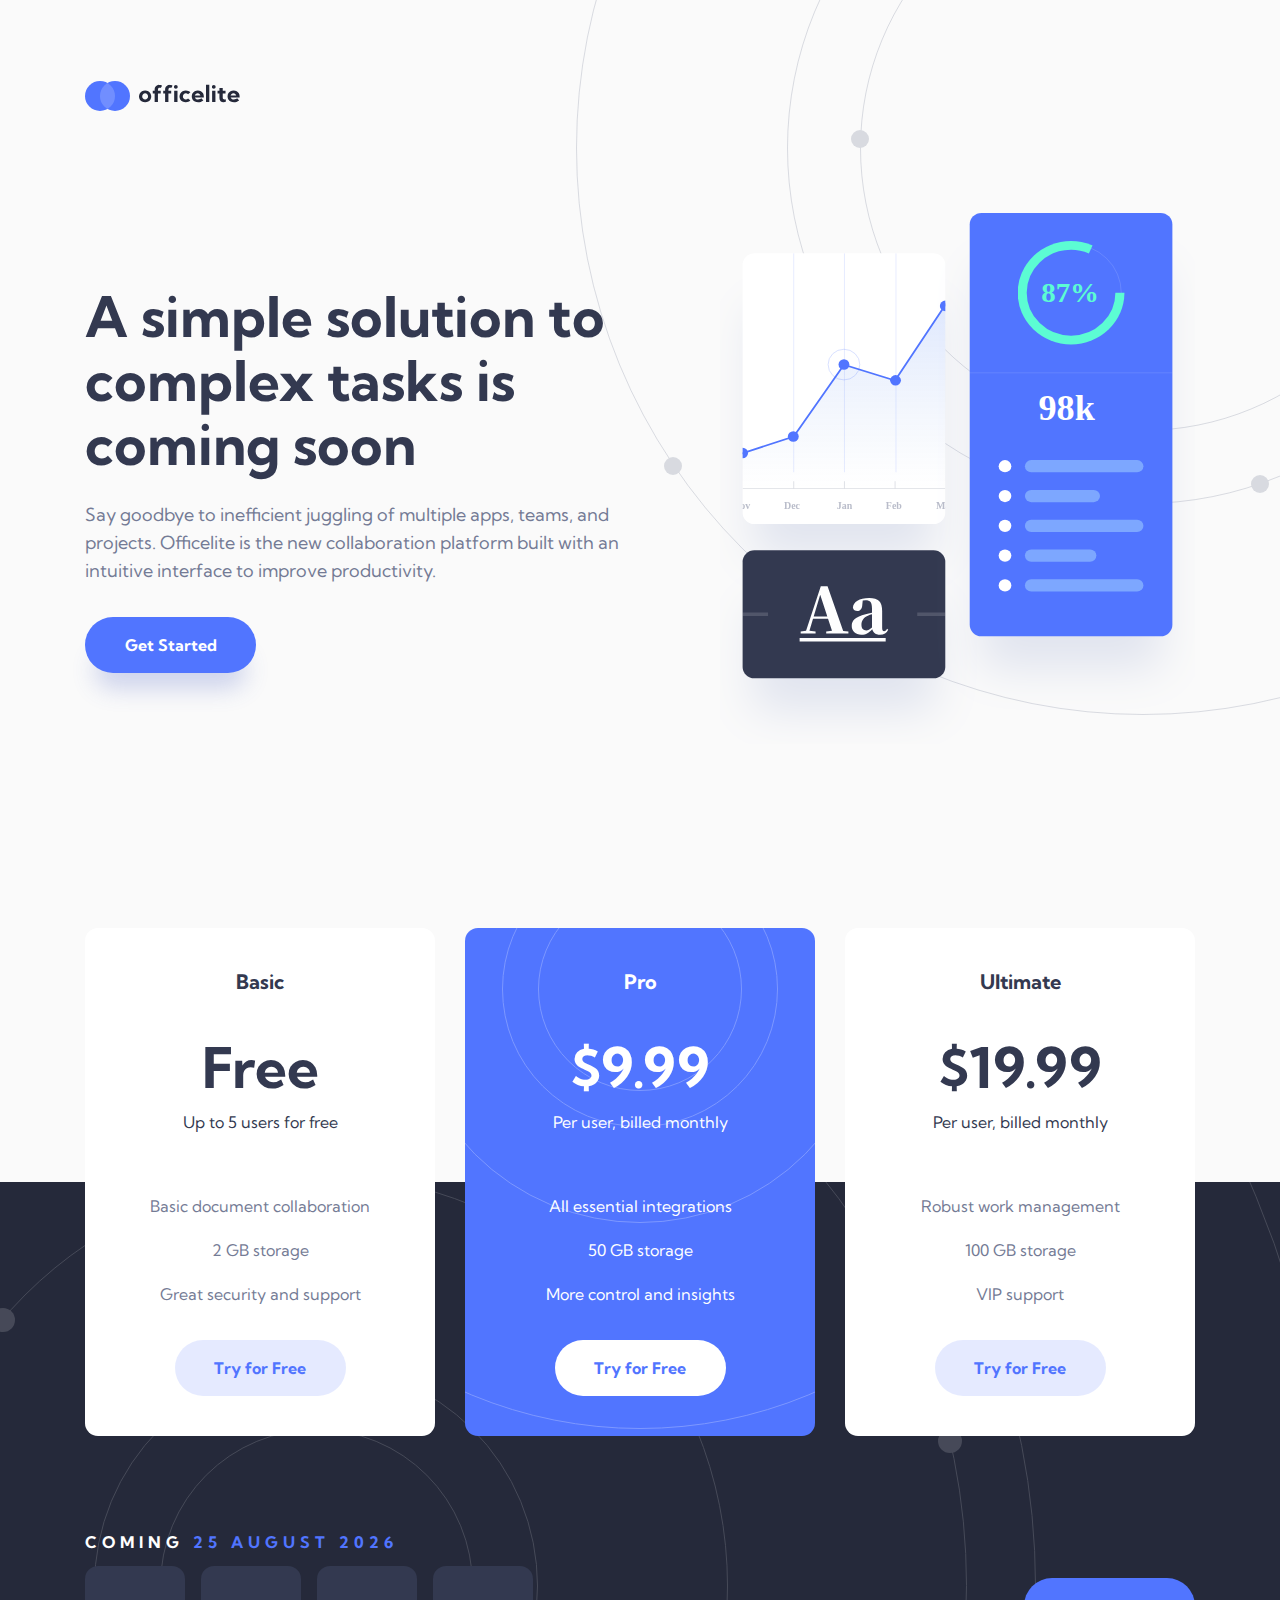
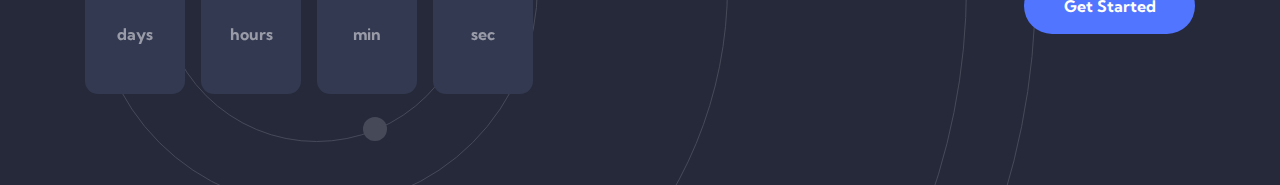
<file: index.html>
<!DOCTYPE html>
<html lang="en">
  <head>
    <meta charset="UTF-8" />
    <meta name="viewport" content="width=device-width, initial-scale=1.0" />

    <!-- Primary Meta Tags -->
    <title>Frontend Mentor | Officelite coming soon site</title>
    <meta
      name="title"
      content="Frontend Mentor | Officelite coming soon site"
    />
    <meta
      name="description"
      content="This is a solution to the Maker pre-launch landing page challenge on Frontend Mentor."
    />

    <!-- Open Graph / Facebook -->
    <meta property="og:type" content="website" />
    <meta
      property="og:url"
      content="https://miguelzaga.github.io/officelite-coming-soon-site/"
    />
    <meta
      property="og:title"
      content="Frontend Mentor | Officelite coming soon site"
    />
    <meta
      property="og:description"
      content="This is a solution to the Maker pre-launch landing page challenge on Frontend Mentor."
    />
    <meta
      property="og:image"
      content="https://miguelzaga.github.io/officelite-coming-soon-site/assets/meta-img.jpg"
    />

    <!-- Twitter -->
    <meta property="twitter:card" content="summary_large_image" />
    <meta
      property="twitter:url"
      content="https://miguelzaga.github.io/officelite-coming-soon-site/"
    />
    <meta
      property="twitter:title"
      content="Frontend Mentor | Officelite coming soon site"
    />
    <meta
      property="twitter:description"
      content="This is a solution to the Maker pre-launch landing page challenge on Frontend Mentor."
    />
    <meta property="twitter:image" content="./assets/meta-img.jpg" />

    <!-- Google Fonts -->
    <link rel="preconnect" href="https://fonts.googleapis.com" />
    <link rel="preconnect" href="https://fonts.gstatic.com" crossorigin />
    <link
      href="https://fonts.googleapis.com/css2?family=Kumbh+Sans:wght@400;700&display=swap"
      rel="stylesheet"
    />

    <!-- Stylesheet -->
    <link
      rel="icon"
      type="image/png"
      sizes="32x32"
      href="./assets/favicon-32x32.png"
    />
    <link rel="stylesheet" href="./stylesheets/css/style.css" />
  </head>
  <body>
    <div class="wrapper">
      <header class="header">
        <svg
          class="header__logo"
          width="155"
          height="30"
          xmlns="http://www.w3.org/2000/svg"
          xmlns:xlink="http://www.w3.org/1999/xlink"
        >
          <defs><circle id="a" cx="15" cy="15" r="15" /></defs>
          <g fill="none" fill-rule="evenodd">
            <g>
              <circle fill="#5175FF" cx="30" cy="15" r="15" />
              <mask id="b" fill="#fff"><use xlink:href="#a" /></mask>
              <use fill="#5175FF" xlink:href="#a" />
              <circle
                fill="#B4C4FF"
                opacity=".324"
                mask="url(#b)"
                cx="30"
                cy="15"
                r="15"
              />
            </g>
            <path
              d="M60.13 21.291c1.18 0 2.228-.254 3.147-.763a5.73 5.73 0 002.177-2.092c.533-.886.799-1.895.799-3.026 0-1.13-.266-2.139-.799-3.025a5.73 5.73 0 00-2.177-2.092c-.919-.51-1.968-.764-3.147-.764-1.18 0-2.23.255-3.154.764a5.72 5.72 0 00-2.182 2.092c-.533.886-.799 1.894-.799 3.025s.266 2.14.799 3.026a5.72 5.72 0 002.182 2.092c.923.509 1.974.763 3.154.763zm0-2.827c-.843 0-1.54-.29-2.09-.87-.552-.581-.828-1.31-.828-2.184 0-.874.276-1.602.827-2.182.551-.581 1.248-.871 2.09-.871.843 0 1.54.29 2.092.87.551.581.827 1.309.827 2.183 0 .875-.276 1.603-.827 2.183-.552.58-1.249.87-2.091.87zm12.82 2.601v-8.482h2.792V9.756H72.95V8.67c0-.671.151-1.167.454-1.487.303-.32.699-.481 1.189-.481.176 0 .371.026.586.08.214.052.417.158.609.316l1.275-2.296a5.744 5.744 0 00-1.51-.701 5.457 5.457 0 00-1.534-.226 4.65 4.65 0 00-2.16.514 4.064 4.064 0 00-1.608 1.487c-.406.649-.61 1.433-.61 2.353v1.527h-1.895v2.827h1.896v8.482h3.308zm10.466 0v-8.482h2.791V9.756h-2.791V8.67c0-.671.15-1.167.453-1.487.303-.32.7-.481 1.19-.481.176 0 .37.026.585.08.215.052.418.158.61.316l1.274-2.296a5.744 5.744 0 00-1.51-.701 5.457 5.457 0 00-1.534-.226 4.65 4.65 0 00-2.16.514 4.064 4.064 0 00-1.608 1.487c-.406.649-.609 1.433-.609 2.353v1.527h-1.895v2.827h1.895v8.482h3.309zm7.42-13.345c.552 0 .996-.166 1.333-.498.337-.331.506-.769.506-1.312s-.169-.98-.506-1.312c-.337-.331-.78-.497-1.332-.497s-.996.166-1.333.497c-.337.332-.505.77-.505 1.312 0 .543.168.98.505 1.312.337.332.781.498 1.333.498zm1.655 13.345V9.755h-3.309v11.31h3.309zm8.34.226c.911 0 1.756-.147 2.533-.44a5.946 5.946 0 002.005-1.234l-2.332-2.16c-.552.671-1.287 1.007-2.206 1.007-.842 0-1.54-.29-2.09-.87-.552-.581-.828-1.31-.828-2.184 0-.874.276-1.602.827-2.182.552-.581 1.249-.871 2.091-.871.92 0 1.654.335 2.206 1.006l2.332-2.16a5.946 5.946 0 00-2.005-1.233 7.102 7.102 0 00-2.533-.44c-1.218 0-2.303.254-3.257.763a5.846 5.846 0 00-2.257 2.092c-.551.886-.827 1.894-.827 3.025s.276 2.14.827 3.026a5.846 5.846 0 002.257 2.092c.954.509 2.04.763 3.257.763zm12.395 0c.797 0 1.63-.128 2.499-.384.87-.257 1.748-.728 2.636-1.414l-1.998-2.352a5.74 5.74 0 01-1.43.978c-.525.253-1.186.379-1.982.379-.743 0-1.392-.196-1.947-.588a2.972 2.972 0 01-1.143-1.527h8.96v-.984c0-1.138-.26-2.149-.781-3.03a5.632 5.632 0 00-2.131-2.082c-.9-.505-1.928-.758-3.085-.758-1.164 0-2.203.255-3.119.764a5.726 5.726 0 00-2.165 2.08c-.528.88-.793 1.88-.793 3.003 0 1.139.276 2.155.827 3.048.552.894 1.314 1.595 2.287 2.104.972.509 2.094.763 3.365.763zm2.195-6.718h-5.63c.161-.648.5-1.18 1.017-1.594.517-.415 1.128-.622 1.833-.622.696 0 1.294.203 1.792.61.497.408.827.943.988 1.606zm8.891 6.492V3.648h-3.308v17.417h3.308zM128.77 7.72c.552 0 .996-.166 1.333-.498.337-.331.505-.769.505-1.312s-.168-.98-.505-1.312c-.337-.331-.781-.497-1.333-.497-.551 0-.995.166-1.332.497-.337.332-.506.77-.506 1.312 0 .543.169.98.506 1.312.337.332.781.498 1.332.498zm1.655 13.345V9.755h-3.309v11.31h3.309zm8.248.226c.704 0 1.42-.14 2.148-.418v-2.67c-.421.174-.83.26-1.23.26-.535 0-.977-.152-1.326-.457-.348-.305-.523-.726-.523-1.261v-4.162h2.792V9.756h-2.792V6.928h-3.308v2.828h-1.896v2.827h1.896v4.535c0 1.342.366 2.373 1.097 3.093.731.72 1.779 1.08 3.142 1.08zm10.35 0c.797 0 1.63-.128 2.499-.384.87-.257 1.748-.728 2.636-1.414l-1.998-2.352a5.74 5.74 0 01-1.43.978c-.525.253-1.186.379-1.982.379-.743 0-1.392-.196-1.947-.588a2.972 2.972 0 01-1.144-1.527h8.961v-.984c0-1.138-.26-2.149-.781-3.03a5.632 5.632 0 00-2.131-2.082c-.9-.505-1.928-.758-3.085-.758-1.164 0-2.203.255-3.119.764a5.726 5.726 0 00-2.165 2.08c-.528.88-.793 1.88-.793 3.003 0 1.139.276 2.155.827 3.048.552.894 1.314 1.595 2.286 2.104.973.509 2.095.763 3.366.763zm2.195-6.718h-5.63c.161-.648.5-1.18 1.017-1.594.517-.415 1.128-.622 1.833-.622.696 0 1.294.203 1.792.61.497.408.827.943.988 1.606z"
              fill="#25293A"
              fill-rule="nonzero"
            />
          </g>
        </svg>

        <img
          src="./assets/home/bg-pattern-header.svg"
          alt=""
          class="header__bg"
        />
      </header>
      <main>
        <section class="home-content">
          <div class="home-content__main">
            <h1 class="home-content__title h1">
              A simple solution to complex tasks is coming soon
            </h1>
            <p class="home-content__description body-2">
              Say goodbye to inefficient juggling of multiple apps, teams, and
              projects. Officelite is the new collaboration platform built with
              an intuitive interface to improve productivity.
            </p>
            <a href="./sign-up.html" class="home-content__btn button-1"
              >Get Started</a
            >
          </div>
          <img
            src="./assets/home/illustration-charts.svg"
            alt=""
            class="home-content__charts"
          />
        </section>
        <div class="pricing">
          <article class="pricing__card card">
            <div class="pricing__content">
              <h2 class="pricing__title h2">Basic</h2>
              <p class="pricing__price"><b class="big">Free</b></p>
              <p class="pricing__description">Up to 5 users for free</p>
            </div>
            <ul class="pricing__list">
              <li class="pricing__list-li">Basic document collaboration</li>
              <li class="pricing__list-li">2 GB storage</li>
              <li class="pricing__list-li">Great security and support</li>
            </ul>

            <a href="./sign-up.html" class="pricing__btn button-2"
              >Try for Free</a
            >
          </article>
          <article class="pricing__card pricing__card--alt card">
            <div class="pricing__content">
              <h2 class="pricing__title h2">Pro</h2>
              <p class="pricing__price"><b class="big">$9.99 </b></p>
              <p class="pricing__description">Per user, billed monthly</p>
            </div>
            <ul class="pricing__list">
              <li class="pricing__list-li">All essential integrations</li>
              <li class="pricing__list-li">50 GB storage</li>
              <li class="pricing__list-li">More control and insights</li>
            </ul>
            <a href="./sign-up.html" class="pricing__btn button-3"
              >Try for Free</a
            >
            <img
              src="./assets/home/bg-pattern-pricing.svg"
              alt=""
              class="pricing__bg"
            />
          </article>
          <article class="pricing__card card">
            <div class="pricing__content">
              <h2 class="pricing__title h2">Ultimate</h2>
              <p class="pricing__price"><b class="big">$19.99</b></p>
              <p class="pricing__description">Per user, billed monthly</p>
            </div>
            <ul class="pricing__list">
              <li class="pricing__list-li">Robust work management</li>
              <li class="pricing__list-li">100 GB storage</li>
              <li class="pricing__list-li">VIP support</li>
            </ul>
            <a href="./sign-up.html" class="pricing__btn button-2"
              >Try for Free</a
            >
          </article>
        </div>
        <div id="countdown" class="countdown countdown--home">
          <div class="countdown__wrapper">
            <h2 class="countdown__title h3">
              Coming <span id="release-date" class="highlight"></span>
            </h2>
            <div class="countdown__container">
              <div class="countdown__card">
                <div class="countdown__number"></div>
                <span class="countdown__date">Days</span>
              </div>
              <div class="countdown__card">
                <div class="countdown__number"></div>
                <span class="countdown__date">Hours</span>
              </div>
              <div class="countdown__card">
                <div class="countdown__number"></div>
                <span class="countdown__date">Min</span>
              </div>
              <div class="countdown__card">
                <div class="countdown__number"></div>
                <span class="countdown__date">Sec</span>
              </div>
            </div>
          </div>
          <a href="./sign-up.html" class="countdown__btn button-1"
            >Get Started</a
          >
        </div>
        <footer class="footer-home">
          <img
            src="./assets/home/bg-pattern-footer.svg"
            alt=""
            class="footer-home__bg"
          />
        </footer>
      </main>
    </div>
    <script src="./scripts/countdown.js"></script>
  </body>
</html>
</file>
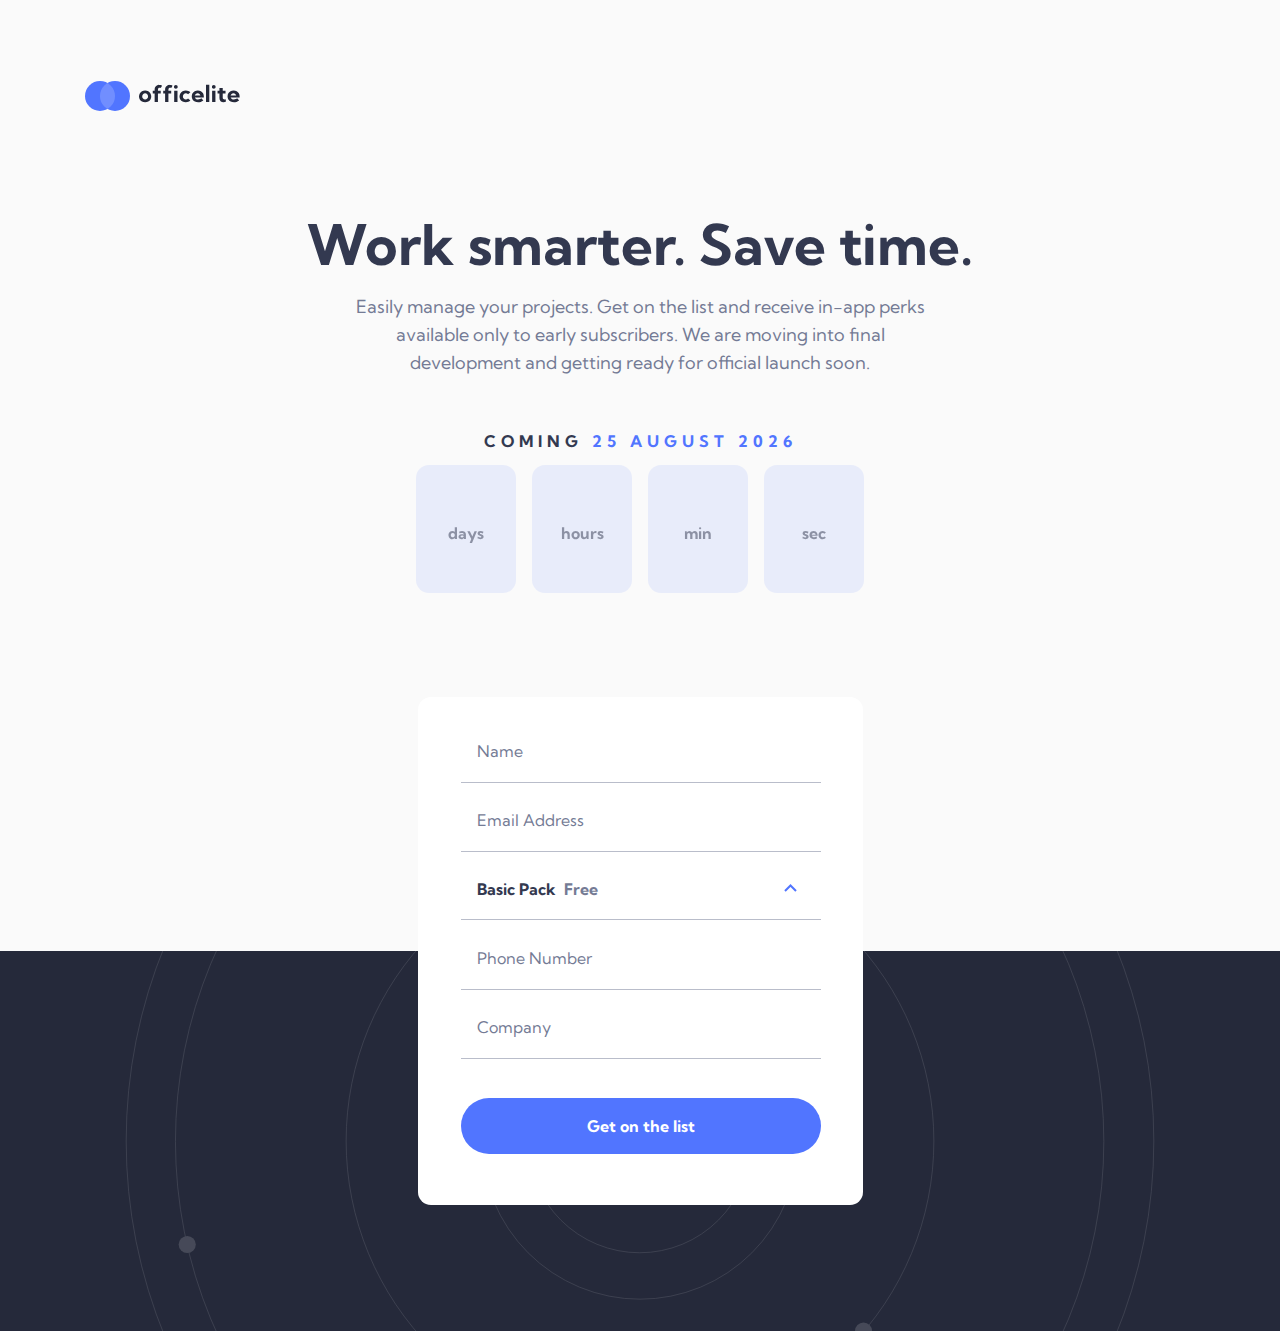
<file: sign-up.html>
<!DOCTYPE html>
<html lang="en">
  <head>
    <meta charset="UTF-8" />
    <meta name="viewport" content="width=device-width, initial-scale=1.0" />

    <!-- Primary Meta Tags -->
    <title>Frontend Mentor | Officelite coming soon site</title>
    <meta
      name="title"
      content="Frontend Mentor | Officelite coming soon site"
    />
    <meta
      name="description"
      content="This is a solution to the Maker pre-launch landing page challenge on Frontend Mentor."
    />

    <!-- Open Graph / Facebook -->
    <meta property="og:type" content="website" />
    <meta
      property="og:url"
      content="https://miguelzaga.github.io/officelite-coming-soon-site/"
    />
    <meta
      property="og:title"
      content="Frontend Mentor | Officelite coming soon site"
    />
    <meta
      property="og:description"
      content="This is a solution to the Maker pre-launch landing page challenge on Frontend Mentor."
    />
    <meta
      property="og:image"
      content="https://miguelzaga.github.io/officelite-coming-soon-site/assets/meta-img.jpg"
    />

    <!-- Twitter -->
    <meta property="twitter:card" content="summary_large_image" />
    <meta
      property="twitter:url"
      content="https://miguelzaga.github.io/officelite-coming-soon-site/"
    />
    <meta
      property="twitter:title"
      content="Frontend Mentor | Officelite coming soon site"
    />
    <meta
      property="twitter:description"
      content="This is a solution to the Maker pre-launch landing page challenge on Frontend Mentor."
    />
    <meta property="twitter:image" content="./assets/meta-img.jpg" />

    <!-- Google Fonts -->
    <link rel="preconnect" href="https://fonts.googleapis.com" />
    <link rel="preconnect" href="https://fonts.gstatic.com" crossorigin />
    <link
      href="https://fonts.googleapis.com/css2?family=Kumbh+Sans:wght@400;700&display=swap"
      rel="stylesheet"
    />

    <!-- Stylesheet -->
    <link
      rel="icon"
      type="image/png"
      sizes="32x32"
      href="./assets/favicon-32x32.png"
    />
    <link rel="stylesheet" href="./stylesheets/css/style.css" />
  </head>
  <body>
    <div class="wrapper wrapper--signup">
      <header class="header header--signup">
        <svg
          class="header__logo"
          width="155"
          height="30"
          xmlns="http://www.w3.org/2000/svg"
          xmlns:xlink="http://www.w3.org/1999/xlink"
        >
          <defs><circle id="a" cx="15" cy="15" r="15" /></defs>
          <g fill="none" fill-rule="evenodd">
            <g>
              <circle fill="#5175FF" cx="30" cy="15" r="15" />
              <mask id="b" fill="#fff"><use xlink:href="#a" /></mask>
              <use fill="#5175FF" xlink:href="#a" />
              <circle
                fill="#B4C4FF"
                opacity=".324"
                mask="url(#b)"
                cx="30"
                cy="15"
                r="15"
              />
            </g>
            <path
              d="M60.13 21.291c1.18 0 2.228-.254 3.147-.763a5.73 5.73 0 002.177-2.092c.533-.886.799-1.895.799-3.026 0-1.13-.266-2.139-.799-3.025a5.73 5.73 0 00-2.177-2.092c-.919-.51-1.968-.764-3.147-.764-1.18 0-2.23.255-3.154.764a5.72 5.72 0 00-2.182 2.092c-.533.886-.799 1.894-.799 3.025s.266 2.14.799 3.026a5.72 5.72 0 002.182 2.092c.923.509 1.974.763 3.154.763zm0-2.827c-.843 0-1.54-.29-2.09-.87-.552-.581-.828-1.31-.828-2.184 0-.874.276-1.602.827-2.182.551-.581 1.248-.871 2.09-.871.843 0 1.54.29 2.092.87.551.581.827 1.309.827 2.183 0 .875-.276 1.603-.827 2.183-.552.58-1.249.87-2.091.87zm12.82 2.601v-8.482h2.792V9.756H72.95V8.67c0-.671.151-1.167.454-1.487.303-.32.699-.481 1.189-.481.176 0 .371.026.586.08.214.052.417.158.609.316l1.275-2.296a5.744 5.744 0 00-1.51-.701 5.457 5.457 0 00-1.534-.226 4.65 4.65 0 00-2.16.514 4.064 4.064 0 00-1.608 1.487c-.406.649-.61 1.433-.61 2.353v1.527h-1.895v2.827h1.896v8.482h3.308zm10.466 0v-8.482h2.791V9.756h-2.791V8.67c0-.671.15-1.167.453-1.487.303-.32.7-.481 1.19-.481.176 0 .37.026.585.08.215.052.418.158.61.316l1.274-2.296a5.744 5.744 0 00-1.51-.701 5.457 5.457 0 00-1.534-.226 4.65 4.65 0 00-2.16.514 4.064 4.064 0 00-1.608 1.487c-.406.649-.609 1.433-.609 2.353v1.527h-1.895v2.827h1.895v8.482h3.309zm7.42-13.345c.552 0 .996-.166 1.333-.498.337-.331.506-.769.506-1.312s-.169-.98-.506-1.312c-.337-.331-.78-.497-1.332-.497s-.996.166-1.333.497c-.337.332-.505.77-.505 1.312 0 .543.168.98.505 1.312.337.332.781.498 1.333.498zm1.655 13.345V9.755h-3.309v11.31h3.309zm8.34.226c.911 0 1.756-.147 2.533-.44a5.946 5.946 0 002.005-1.234l-2.332-2.16c-.552.671-1.287 1.007-2.206 1.007-.842 0-1.54-.29-2.09-.87-.552-.581-.828-1.31-.828-2.184 0-.874.276-1.602.827-2.182.552-.581 1.249-.871 2.091-.871.92 0 1.654.335 2.206 1.006l2.332-2.16a5.946 5.946 0 00-2.005-1.233 7.102 7.102 0 00-2.533-.44c-1.218 0-2.303.254-3.257.763a5.846 5.846 0 00-2.257 2.092c-.551.886-.827 1.894-.827 3.025s.276 2.14.827 3.026a5.846 5.846 0 002.257 2.092c.954.509 2.04.763 3.257.763zm12.395 0c.797 0 1.63-.128 2.499-.384.87-.257 1.748-.728 2.636-1.414l-1.998-2.352a5.74 5.74 0 01-1.43.978c-.525.253-1.186.379-1.982.379-.743 0-1.392-.196-1.947-.588a2.972 2.972 0 01-1.143-1.527h8.96v-.984c0-1.138-.26-2.149-.781-3.03a5.632 5.632 0 00-2.131-2.082c-.9-.505-1.928-.758-3.085-.758-1.164 0-2.203.255-3.119.764a5.726 5.726 0 00-2.165 2.08c-.528.88-.793 1.88-.793 3.003 0 1.139.276 2.155.827 3.048.552.894 1.314 1.595 2.287 2.104.972.509 2.094.763 3.365.763zm2.195-6.718h-5.63c.161-.648.5-1.18 1.017-1.594.517-.415 1.128-.622 1.833-.622.696 0 1.294.203 1.792.61.497.408.827.943.988 1.606zm8.891 6.492V3.648h-3.308v17.417h3.308zM128.77 7.72c.552 0 .996-.166 1.333-.498.337-.331.505-.769.505-1.312s-.168-.98-.505-1.312c-.337-.331-.781-.497-1.333-.497-.551 0-.995.166-1.332.497-.337.332-.506.77-.506 1.312 0 .543.169.98.506 1.312.337.332.781.498 1.332.498zm1.655 13.345V9.755h-3.309v11.31h3.309zm8.248.226c.704 0 1.42-.14 2.148-.418v-2.67c-.421.174-.83.26-1.23.26-.535 0-.977-.152-1.326-.457-.348-.305-.523-.726-.523-1.261v-4.162h2.792V9.756h-2.792V6.928h-3.308v2.828h-1.896v2.827h1.896v4.535c0 1.342.366 2.373 1.097 3.093.731.72 1.779 1.08 3.142 1.08zm10.35 0c.797 0 1.63-.128 2.499-.384.87-.257 1.748-.728 2.636-1.414l-1.998-2.352a5.74 5.74 0 01-1.43.978c-.525.253-1.186.379-1.982.379-.743 0-1.392-.196-1.947-.588a2.972 2.972 0 01-1.144-1.527h8.961v-.984c0-1.138-.26-2.149-.781-3.03a5.632 5.632 0 00-2.131-2.082c-.9-.505-1.928-.758-3.085-.758-1.164 0-2.203.255-3.119.764a5.726 5.726 0 00-2.165 2.08c-.528.88-.793 1.88-.793 3.003 0 1.139.276 2.155.827 3.048.552.894 1.314 1.595 2.286 2.104.973.509 2.095.763 3.366.763zm2.195-6.718h-5.63c.161-.648.5-1.18 1.017-1.594.517-.415 1.128-.622 1.833-.622.696 0 1.294.203 1.792.61.497.408.827.943.988 1.606z"
              fill="#25293A"
              fill-rule="nonzero"
            />
          </g>
        </svg>

        <img
          src="./assets/home/bg-pattern-header.svg"
          alt=""
          class="header__bg"
        />
      </header>
      <main>
        <div class="signup-container">
          <section class="sign-content">
            <h1 class="sign-content__title h1">Work smarter. Save time.</h1>
            <p class="sign-content__description body-2">
              Easily manage your projects. Get on the list and receive in-app
              perks available only to early subscribers. We are moving into
              final development and getting ready for official launch soon.
            </p>
            <div id="countdown" class="countdown countdown--signup">
              <div class="countdown__wrapper">
                <h2 class="countdown__title h3">
                  Coming
                  <span id="release-date" class="highlight"></span>
                </h2>
                <div class="countdown__container">
                  <div class="countdown__card">
                    <div class="countdown__number"></div>
                    <span class="countdown__date">Days</span>
                  </div>
                  <div class="countdown__card">
                    <div class="countdown__number"></div>
                    <span class="countdown__date">Hours</span>
                  </div>
                  <div class="countdown__card">
                    <div class="countdown__number"></div>
                    <span class="countdown__date">Min</span>
                  </div>
                  <div class="countdown__card">
                    <div class="countdown__number"></div>
                    <span class="countdown__date">Sec</span>
                  </div>
                </div>
              </div>
            </div>
          </section>
          <form id="form" class="form card">
            <div class="form__box">
              <label for="name" class="form__label"></label
              ><input
                id="name"
                placeholder="Name"
                type="text"
                class="form__input input"
              />
            </div>
            <div class="form__box">
              <label for="email" class="form__label"></label
              ><input
                id="email"
                placeholder="Email Address"
                type="text"
                class="form__input input"
              />
            </div>
            <div id="dropdown" class="form__box"></div>
            <div class="form__box">
              <label for="phone-number" class="form__label"></label
              ><input
                id="phone-number"
                placeholder="Phone Number"
                type="text"
                class="form__input input"
              />
            </div>
            <div class="form__box">
              <label for="company" class="form__label"></label
              ><input
                id="company"
                placeholder="Company"
                type="text"
                class="form__input input"
              />
            </div>
            <button class="form__btn button-1">Get on the list</button>
          </form>
        </div>

        <div class="pattern-side">
          <img
            src="./assets/sign-up/bg-pattern-side.svg"
            alt=""
            class="pattern-side__img"
          />
        </div>
      </main>
    </div>
    <script src="./scripts/dropdown.js"></script>
    <script src="./scripts/form-validation.js"></script>
    <script src="./scripts/countdown.js"></script>
  </body>
</html>
</file>
<file: stylesheets/css/style.css>
/* http://meyerweb.com/eric/tools/css/reset/ 
   v2.0 | 20110126
   License: none (public domain)
*/
html,
body,
div,
span,
applet,
object,
iframe,
h1,
h2,
h3,
h4,
h5,
h6,
p,
blockquote,
pre,
a,
abbr,
acronym,
address,
big,
cite,
code,
del,
dfn,
em,
img,
ins,
kbd,
q,
s,
samp,
small,
strike,
strong,
sub,
sup,
tt,
var,
b,
u,
i,
center,
dl,
dt,
dd,
ol,
ul,
li,
fieldset,
form,
label,
legend,
table,
caption,
tbody,
tfoot,
thead,
tr,
th,
td,
article,
aside,
canvas,
details,
embed,
figure,
figcaption,
footer,
header,
hgroup,
menu,
nav,
output,
ruby,
section,
summary,
time,
mark,
audio,
video {
  margin: 0;
  padding: 0;
  border: 0;
  font-size: 100%;
  font: inherit;
  vertical-align: baseline;
}

/* HTML5 display-role reset for older browsers */
article,
aside,
details,
figcaption,
figure,
footer,
header,
hgroup,
menu,
nav,
section {
  display: block;
}

body {
  line-height: 1;
}

ol,
ul {
  list-style: none;
}

blockquote,
q {
  quotes: none;
}

blockquote:before,
blockquote:after,
q:before,
q:after {
  content: "";
  content: none;
}

table {
  border-collapse: collapse;
  border-spacing: 0;
}

:root {
  --bg-main-1: #fafafa;
  --bg-main-2: #25293a;
  --bg-card-1: #ffffff;
  --bg-card-2: #5175ff;
  --bg-btn-1: #5175ff;
  --bg-btn-1--hover: #829cff;
  --bg-btn-2: #5175ff26;
  --bg-btn-2--hover: #829cff40;
  --bg-btn-3: #ffffff;
  --bg-countdown: #333950;
  --bg-countdown--alt: #5175ff1a;
  --font-main-1: #333950;
  --font-main-2: #747b95;
  --font-light: #ffffff;
  --font-highlight: #5175ff;
  --font-highlight--hover: #829cff;
  --font-error: #f05b5b;
  --border: #747b9580;
}

html,
body {
  background-color: var(--bg-main-1);
  overflow-x: hidden;
}

html {
  box-sizing: border-box;
}

*,
*::after,
*::before {
  box-sizing: inherit;
}

img {
  max-width: 100%;
  display: block;
  width: 100%;
  height: auto;
}

svg {
  fill: currentColor;
}

input,
button,
textarea,
select {
  font: inherit;
}

p,
h1,
h2,
h3,
h4,
h5,
h6 {
  overflow-wrap: break-word;
}

body {
  font-family: "Kumbh Sans", sans-serif;
  font-size: 1rem;
  line-height: 28px;
  font-weight: 400;
  color: var(--font-main-2);
}

a {
  text-decoration: none;
}

.body-2 {
  font-size: 1rem;
}
@media (min-width: 1024px) {
  .body-2 {
    font-size: 1.125rem;
  }
}

.h1,
.h2,
.h3,
.big {
  color: var(--font-main-1);
  font-weight: 700;
}

.h1 {
  font-size: 2.5rem;
  line-height: 48px;
}
@media (min-width: 1024px) {
  .h1 {
    font-size: 3.5rem;
    line-height: 64px;
  }
}

.h2 {
  font-size: 1.25rem;
  line-height: 28px;
}

.h3 {
  font-size: 1rem;
  line-height: 48px;
  letter-spacing: 5px;
  text-transform: uppercase;
}

.big {
  font-size: 3.5rem;
  line-height: 64px;
}

.color-main {
  color: var(--font-main-1);
}

.button-1,
.button-2,
.button-3 {
  display: block;
  color: var(--font-light);
  font-weight: 700;
  border-radius: 28px;
  text-align: center;
  width: 100%;
  max-width: 171px;
  margin-left: auto;
  margin-right: auto;
  padding: 14px 0;
  transition: 0.2s ease;
  border: none;
  cursor: pointer;
}

.button-1 {
  background-color: var(--bg-btn-1);
}
.button-1:hover {
  background-color: var(--bg-btn-1--hover);
}

.button-2 {
  background-color: var(--bg-btn-2);
  color: var(--font-highlight);
}
.button-2:hover {
  background-color: var(--bg-btn-2--hover);
}

.button-3 {
  background-color: var(--bg-btn-3);
  color: var(--font-highlight);
}
.button-3:hover {
  color: var(--font-highlight--hover);
}

.input,
.select {
  width: 100%;
  height: 45px;
  padding: 0 0 17px 16px;
  border: none;
  border-bottom: var(--border) 1px solid;
}
.input--error,
.select--error {
  color: var(--font-error);
  border-bottom-color: var(--font-error);
  background-image: url("./../../assets/sign-up/icon-cross.svg");
  background-repeat: no-repeat;
  background-position: right top;
  background-position: calc(100% - 21px) 3px;
}

.input::placeholder {
  color: var(--font-main-2);
}

.select {
  position: relative;
  font-weight: 700;
  appearance: none;
}
.select:hover {
  cursor: pointer;
}
.select::after {
  content: "";
  position: absolute;
  background-image: url("./../../assets/sign-up/icon-arrow-down.svg");
  background-repeat: no-repeat;
  display: block;
  width: 13px;
  height: 8px;
  right: 24px;
  bottom: 27.5px;
}
.select__active::after {
  transform: rotate(180deg);
}

.dropdown-placeholder {
  display: flex;
  flex-direction: row;
  align-items: center;
  font-weight: 700;
}
.dropdown-placeholder__name {
  color: var(--font-main-1);
  margin-right: 8px;
}

.dropdown-structure {
  position: relative;
  top: 8px;
  background-color: var(--bg-card-1);
  z-index: 2;
  border: 1px solid rgba(51, 57, 80, 0.153273);
  box-shadow: 0px 50px 50px -25px rgba(75, 92, 154, 0.747077);
  border-radius: 8px;
  padding: 8px 39px 8px 32px;
}
.dropdown-structure__input {
  display: flex;
  flex-direction: row;
  align-items: center;
  padding: 16px 0;
  font-weight: 700;
}
.dropdown-structure__input:not(:last-child) {
  border-bottom: var(--border) 1px solid;
}
.dropdown-structure__input:hover {
  cursor: pointer;
}
.dropdown-structure__input--selected {
  background-image: url("./../../assets/sign-up/icon-check.svg");
  background-repeat: no-repeat;
  background-position: center right;
}
.dropdown-structure__name {
  color: var(--font-main-1);
  margin-right: 8px;
}

.card {
  border-radius: 13px;
  padding: 24px;
  background-color: var(--bg-card-1);
}

.header {
  position: relative;
  text-align: center;
  margin-bottom: 80px;
  max-height: 30px;
}
.header__bg {
  max-width: unset;
  position: absolute;
  width: 458px;
  top: -216px;
  left: calc((458px - 100%) / -2);
  z-index: -1;
}
@media (min-width: 640px) {
  .header {
    margin-bottom: 104px;
    text-align: left;
  }
  .header__bg {
    width: 666px;
    top: -164px;
    left: unset;
    right: -333px;
  }
}
@media (min-width: 640px) and (min-width: 1024px) {
  .header {
    margin-bottom: 102px;
  }
  .header__bg {
    width: 1134px;
    top: -500px;
    right: -515px;
  }
}

@media (min-width: 640px) {
  .header--signup.header .header__bg {
    display: none;
  }
}
@media (min-width: 1440px) {
  .header--signup.header {
    margin-bottom: 154px;
  }
}

.wrapper {
  margin-right: auto;
  margin-left: auto;
  padding: 46px 24px 100px;
  position: relative;
  z-index: 1;
}
@media (min-width: 640px) {
  .wrapper {
    padding: 72px 40px 100px 39px;
  }
}
@media (min-width: 1024px) {
  .wrapper {
    padding: 81px 40px 91px;
    max-width: 1190px;
  }
}

.wrapper.wrapper--signup {
  padding-bottom: 87px;
}
@media (min-width: 640px) {
  .wrapper.wrapper--signup {
    padding-bottom: 126px;
  }
}
@media (min-width: 1440px) {
  .wrapper.wrapper--signup {
    padding-bottom: 279px;
    height: 1024px;
  }
  .wrapper.wrapper--signup .signup-container {
    display: flex;
    justify-content: space-between;
  }
}

.home-content {
  display: flex;
  flex-flow: column-reverse nowrap;
  justify-content: space-between;
  align-items: center;
  text-align: center;
  gap: 64px;
  margin-bottom: 100px;
}
.home-content__main {
  max-width: 345px;
}
.home-content__title {
  margin-bottom: 24px;
}
.home-content__description {
  margin-bottom: 24px;
}
.home-content__btn {
  box-shadow: 0px 25px 25px -10px rgba(63, 91, 194, 0.247159);
}
.home-content__charts {
  max-width: 172px;
  max-height: 192px;
}
@media (min-width: 640px) {
  .home-content {
    flex-direction: row;
    text-align: left;
    gap: 63px;
    margin-bottom: 140px;
  }
  .home-content__btn {
    margin-left: 0;
  }
  .home-content__charts {
    max-width: 281px;
    max-height: 314px;
  }
}
@media (min-width: 1024px) {
  .home-content {
    margin-bottom: 184px;
  }
  .home-content__main {
    max-width: 540px;
  }
  .home-content__description {
    margin-bottom: 32px;
  }
  .home-content__charts {
    max-width: 475px;
    max-height: 531px;
  }
}

.pricing {
  text-align: center;
  display: flex;
  flex-flow: column nowrap;
  gap: 32px;
  margin-bottom: 100px;
}
.pricing__card {
  padding-top: 40px;
  padding-bottom: 40px;
  display: flex;
  flex-flow: column nowrap;
}
.pricing__content {
  margin-bottom: 56px;
}
.pricing__title {
  margin-bottom: 40px;
}
.pricing__price {
  margin-bottom: 8px;
}
.pricing__description {
  color: var(--font-main-1);
}
.pricing__list {
  display: flex;
  flex-flow: column nowrap;
  gap: 16px;
  margin-bottom: 32px;
}
.pricing__card--alt {
  position: relative;
  background-color: var(--bg-card-2);
  color: var(--font-light);
  overflow: hidden;
  z-index: 1;
}
.pricing__card--alt .pricing__title, .pricing__card--alt .pricing__price .big, .pricing__card--alt .pricing__description {
  color: var(--font-light);
}
.pricing__card--alt .pricing__bg {
  max-width: unset;
  position: absolute;
  width: 880px;
  top: -379px;
  left: calc((880px - 100%) / -2);
  z-index: -1;
}
@media (min-width: 768px) {
  .pricing {
    text-align: left;
    gap: 24px;
  }
  .pricing__card {
    padding: 48px;
    flex-flow: row wrap;
  }
  .pricing__content {
    width: 352px;
    margin-bottom: 24px;
    min-width: 50%;
  }
  .pricing__title {
    margin-bottom: 16px;
  }
  .pricing__price {
    margin-bottom: 4px;
  }
  .pricing__list {
    margin-top: 44px;
    margin-bottom: 0;
    min-width: 40%;
  }
  .pricing__btn {
    margin-left: 0;
  }
  .pricing__card--alt .pricing__bg {
    top: -282px;
    left: -319px;
  }
}
@media (min-width: 1024px) {
  .pricing {
    text-align: center;
    gap: 30px;
    flex-direction: row;
    margin-bottom: 82px;
  }
  .pricing__card {
    max-width: 350px;
    padding: 40px;
    flex-flow: column nowrap;
    flex-grow: 1;
  }
  .pricing__content {
    width: unset;
    margin-bottom: 56px;
  }
  .pricing__title {
    margin-bottom: 40px;
  }
  .pricing__price {
    margin-bottom: 8px;
  }
  .pricing__list {
    margin-top: 0;
    margin-bottom: 32px;
  }
  .pricing__btn {
    margin-left: auto;
  }
  .pricing__card--alt .pricing__bg {
    top: -379px;
    left: calc((880px - 100%) / -2);
  }
}

.countdown {
  text-align: center;
  display: flex;
  flex-flow: column nowrap;
  align-items: center;
}
.countdown__title {
  margin-bottom: 18px;
  color: var(--font-light);
}
.countdown__container {
  display: flex;
  flex-flow: row nowrap;
  justify-content: center;
  gap: 13px;
  margin-bottom: 40px;
}
.countdown__card {
  background-color: var(--bg-countdown);
  color: var(--font-light);
  width: 72px;
  height: 92px;
  display: flex;
  flex-flow: column nowrap;
  justify-content: center;
  padding-top: 1px;
  border-radius: 4px;
}
.countdown__number {
  font-weight: 700;
  font-size: 2rem;
  line-height: 48px;
}
.countdown__date {
  font-size: 0.75rem;
  font-weight: 700;
  opacity: 0.5;
  text-transform: lowercase;
}
.countdown__btn {
  margin-left: 0;
  margin-right: 0;
}
@media (min-width: 640px) {
  .countdown__title {
    margin-bottom: 8px;
  }
  .countdown__container {
    gap: 16px;
    margin-bottom: 48px;
  }
  .countdown__card {
    width: 100px;
    height: 128px;
    padding-top: 2px;
    border-radius: 13px;
  }
  .countdown__number {
    font-size: 3.5rem;
    margin-bottom: 5px;
  }
  .countdown__date {
    font-size: 1rem;
  }
}
@media (min-width: 1024px) {
  .countdown {
    flex-direction: row;
    justify-content: space-between;
  }
  .countdown__container {
    margin-bottom: 0;
  }
  .countdown__title {
    text-align: left;
    margin-bottom: 0;
  }
}

.countdown--signup {
  margin-bottom: 64px;
}
.countdown--signup .countdown__title {
  color: var(--font-main-1);
}
.countdown--signup .countdown__container {
  margin-bottom: 0;
}
.countdown--signup .countdown__card {
  background-color: var(--bg-countdown--alt);
}
.countdown--signup .countdown__number {
  color: var(--font-highlight);
}
.countdown--signup .countdown__date {
  color: var(--font-main-1);
}
@media (min-width: 640px) {
  .countdown--signup {
    margin-bottom: 104px;
  }
}
@media (min-width: 1024px) {
  .countdown--signup {
    flex-direction: column;
  }
  .countdown--signup .countdown__title {
    text-align: center;
  }
}
@media (min-width: 1440px) {
  .countdown--signup {
    margin-bottom: 0;
    flex-direction: row;
  }
  .countdown--signup .countdown__title {
    text-align: left;
  }
}

.footer-home {
  background-color: var(--bg-main-2);
  height: 1248px;
  position: absolute;
  bottom: 0;
  right: 0;
  left: calc((100vw - 100%) / -2);
  z-index: -2;
  width: 100vw;
  overflow: hidden;
}
.footer-home__bg {
  position: absolute;
  z-index: -1;
  width: 1202px;
  max-width: unset;
  top: 156px;
  left: calc((1202px - 100%) / -2);
}
@media (min-width: 640px) {
  .footer-home {
    height: 986px;
  }
  .footer-home__bg {
    width: 1454px;
    top: 15px;
    left: calc((1454px - 100%) / -2);
  }
}
@media (min-width: 1024px) {
  .footer-home {
    height: 603px;
  }
  .footer-home__bg {
    width: 2036px;
    top: 0;
    left: 0;
    top: -614px;
    left: -702px;
  }
}

.sign-content {
  text-align: center;
}
.sign-content__title {
  margin-bottom: 16px;
}
.sign-content__description {
  max-width: 573px;
  margin: auto auto 64px;
}
@media (min-width: 640px) {
  .sign-content__description {
    margin-bottom: 40px;
  }
}
@media (min-width: 1440px) {
  .sign-content {
    max-width: 540px;
    text-align: left;
  }
}

.form {
  display: flex;
  flex-flow: column nowrap;
  gap: 24px;
  max-width: 445px;
  margin-left: auto;
  margin-right: auto;
}
.form__box {
  max-height: 45px;
}
.form__btn {
  margin-top: 16px;
  max-width: unset;
}
@media (min-width: 640px) {
  .form {
    padding: 40px 42px 51px 43px;
  }
}
@media (min-width: 1440px) {
  .form {
    width: 100%;
    margin: 0;
  }
}

.pattern-side {
  background-color: var(--bg-main-2);
  width: 100vw;
  height: 320px;
  position: absolute;
  bottom: 0;
  left: calc((100% - 100vw) / 2);
  z-index: -1;
  overflow: hidden;
}
.pattern-side__img {
  position: absolute;
  max-width: unset;
  width: 1202px;
  height: 1202px;
  top: -408px;
  left: calc((1202px - 100vw) / -2);
}
@media (min-width: 640px) {
  .pattern-side {
    height: 380px;
  }
  .pattern-side__img {
    width: 1454px;
    height: 1454px;
    top: -537px;
    left: calc((1454px - 100vw) / -2);
  }
}
@media (min-width: 1440px) {
  .pattern-side {
    height: 100%;
    width: 50vw;
    top: 0;
    left: calc(100% - 295px);
  }
  .pattern-side__img {
    width: 2036px;
    height: 2036px;
    top: -781px;
    left: -763px;
  }
}

.br::after {
  content: "\a";
  white-space: pre;
}

.hidden {
  display: none;
}

.highlight {
  color: var(--font-highlight);
}

.b {
  font-weight: 700;
}

/*# sourceMappingURL=style.css.map */
</file>
